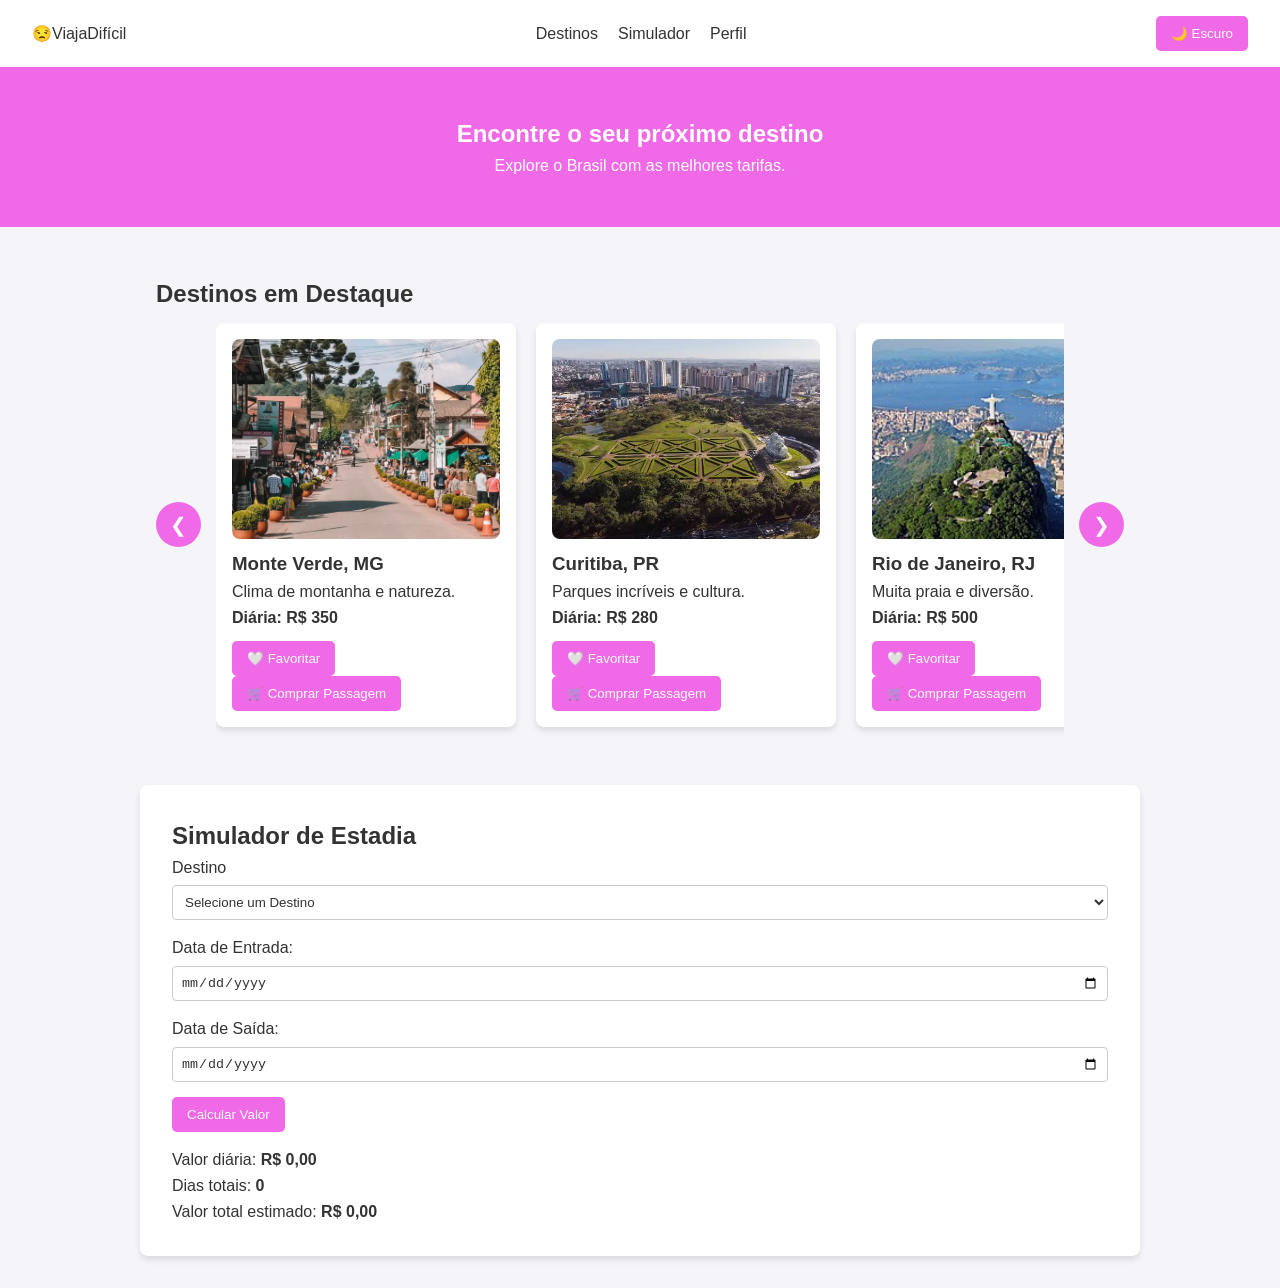
<file: index.html>
<!DOCTYPE html>
<html lang="pt-BR">
<head>
    <meta charset="UTF-8">
    <meta name="viewport" content="width=device-width, initial-scale=1.0">
    <title>ViajaFácil - Reserva de Destinos</title>
    <link rel="stylesheet" href="style.css">
</head>
<body>
    <header>
        <nav class="navbar">
            <div class="logo">😒ViajaDifícil</div>
            <ul id="menu" class="menu">
                <li><a href="#destinos">Destinos</a></li>
                <li><a href="#simulador">Simulador</a></li>
                <li><a href="perfil.html">Perfil</a></li>
            </ul>
            <button id="btn-tema">🌙 Escuro</button>
        </nav>
    </header>
 
    <main>
        <section class="hero">
            <h1>Encontre o seu próximo destino</h1>
            <p>Explore o Brasil com as melhores tarifas.</p>
        </section>
 
        <section id="destinos" class="container">
            <h2>Destinos em Destaque</h2>
            <div class="carrossel-wrapper">
                <button class="btn-seta" id="btn-prev">❮</button>
                <div class="grid-cards" id="carrossel-cards">
                    <div class="card">
                        <div class="card-img" style="background-image: url('./img/monteverde.png');"></div>
                        <h3>Monte Verde, MG</h3>
                        <p>Clima de montanha e natureza.</p>
                        <span class="preco">Diária: R$ 350</span>
                        <button class="btn-favoritar">🤍 Favoritar</button>
                        <button class="btn-comprar">🛒 Comprar Passagem</button>
                    </div>
                    <div class="card">
                        <div class="card-img" style="background-image: url('./img/curitiba.png');"></div>
                        <h3>Curitiba, PR</h3>
                        <p>Parques incríveis e cultura.</p>
                        <span class="preco">Diária: R$ 280</span>
                        <button class="btn-favoritar">🤍 Favoritar</button>
                        <button class="btn-comprar">🛒 Comprar Passagem</button>
                    </div>
                    <div class="card">
                        <div class="card-img" style="background-image: url('./img/rio.png');"></div>
                        <h3>Rio de Janeiro, RJ</h3>
                        <p>Muita praia e diversão.</p>
                        <span class="preco">Diária: R$ 500</span>
                        <button class="btn-favoritar">🤍 Favoritar</button>
                        <button class="btn-comprar"> 🛒 Comprar Passagem</button>
                    </div>
                    <div class="card">
                        <div class="card-img" style="background-image: url('./img/gramado.png');"></div>
                        <h3>Gramado, RS</h3>
                        <p>Muito frio e chocolate.</p>
                        <span class="preco">Diária: R$ 340</span>
                        <button class="btn-favoritar">🤍 Favoritar</button>
                        <button class="btn-comprar">🛒 Comprar Passagem</button>
                    </div>
                    <div class="card">
                        <div class="card-img" style="background-image: url('./img/brasilia.png');"></div>
                        <h3>Brasília, DF</h3>
                        <p>Visite a capital do Brasil!</p>
                        <span class="preco">Diária: R$ 250</span>
                        <button class="btn-favoritar">🤍 Favoritar</button>
                        <button class="btn-comprar">🛒 Comprar Passagem</button>
                    </div>
                </div>
                <button class="btn-seta" id="btn-next">❯</button>
            </div>
        </section>
 
        <section id="simulador" class="container simulador-box">
            <h2>Simulador de Estadia</h2>
            <div class="form-group">
                <label for="destino">Destino</label>
                <select id="destino">
                    <option value="">Selecione um Destino</option>
                    <option value="350">Monte verde,MG- R$350/diaria </option>
                    <option value="280">Curitiba,PR-R$280/diaria </option>
                    <option value="500">Rio de janeiro,RJ-R$500/diaria </option>
                    <option value="340">Gramado,RS-R$340/diaria </option>
                    <option value="250">Brasília,DF-R$250/diaria </option>
                </select>
            </div>
            <div class="form-group">
                <label for="checkin">Data de Entrada:</label>
                <input type="date" id="checkin">
            </div>
            <div class="form-group">
                <label for="checkout">Data de Saída:</label>
                <input type="date" id="checkout">
            </div>
            <button id="btn-calcular">Calcular Valor</button>
           
            <div class="resultado">
                <p>Valor diária: <strong id="valor-diaria">R$ 0,00</strong></p>
                <p>Dias totais: <strong id="qtd-dias">0</strong></p>
                <p>Valor total estimado: <strong id="valor-total">R$ 0,00</strong></p>
            </div>
        </section>
    </main>
    <script src="script.js"></script>
</body>
</html>
</file>
<file: style.css>
* {
    margin: 0;
    padding: 0;
    box-sizing: border-box;
}

:root {
    --bg-color: #f4f4f9;
    --text-color: #333333;
    --card-bg: #ffffff;
    --primary-color: #f069e7;
    --border-color: #ccc;
}
 
.dark-theme {
    --bg-color: #1a1a2e;
    --text-color: #e6e6e6;
    --card-bg: #16213e;
    --primary-color: #ef5ee5;
    --border-color: #444;
}
 
body {
    background-color: var(--bg-color);
    color: var(--text-color);
    font-family: Arial, sans-serif;
    line-height: 1.6;
    transition: all 0.3s ease;
}
 
.navbar {
    display: flex;
    justify-content: space-between;
    align-items: center;
    padding: 1rem 2rem;
    background-color: var(--card-bg);
    box-shadow: 0 2px 5px rgba(0,0,0,0.1);
}
 
.menu {
    display: flex;
    list-style: none;
    gap: 20px;
}
 
.menu a {
    color: var(--text-color);
    text-decoration: none;
}
 
.container {
    max-width: 1000px;
    margin: 2rem auto;
    padding: 1rem;
}
 
.hero {
    text-align: center;
    padding: 3rem 1rem;
    background-color: var(--primary-color);
    color: white;
}
 
.carrossel-wrapper {
    display: flex;
    align-items: center;
    gap: 15px;
    position: relative;
    width: 100%;
}
 
.grid-cards {
    display: flex;
    gap: 20px;
    overflow-x: hidden;
    scroll-behavior: smooth;
    flex-wrap: nowrap;
    width: 100%;
    padding: 10px 0;
}
 
.card {
    background-color: var(--card-bg);
    border-radius: 8px;
    padding: 1rem;
    width: 300px;
    box-shadow: 0 4px 6px rgba(0,0,0,0.1);
    flex: 0 0 auto;
}
 
.card-img {
    width: 100%; 
    height: 200px; 
    border-radius: 8px;
    display: flex;
    align-items: center;
    justify-content: center;
    background-size: cover; 
    background-position: center;
    background-repeat: no-repeat; 
    margin-bottom: 10px;
}
 
.btn-seta {
    background-color: var(--primary-color);
    color: white;
    border: none;
    border-radius: 50%;
    width: 45px;
    height: 45px;
    font-size: 20px;
    cursor: pointer;
    display: flex;
    align-items: center;
    justify-content: center;
    flex-shrink: 0;
    transition: background-color 0.2s;
}
 
.btn-seta:hover {
    background-color: #0056b3;
}
 
.preco {
    display: block;
    font-weight: bold;
    margin-bottom: 10px;
}
 
button {
    background-color: var(--primary-color);
    color: white;
    border: none;
    padding: 10px 15px;
    border-radius: 5px;
    cursor: pointer;
}
 
input, select {
    padding: 8px;
    margin-top: 5px;
    border-radius: 4px;
    border: 1px solid var(--border-color);
    width: 100%;
    box-sizing: border-box;
    background-color: var(--card-bg);
    color: var(--text-color);
}
 
.form-group {
    margin-bottom: 15px;
}
 
.simulador-box {
    background-color: var(--card-bg);
    padding: 2rem;
    border-radius: 8px;
    box-shadow: 0 4px 6px rgba(0,0,0,0.1);
}

.resultado {
    margin-top: 15px;
}
 
.profile {
    display: flex;
    flex-direction: column;
    align-items: center;
    text-align: center;
    padding: 20px;
    border-bottom: 1px solid var(--border-color);
}

.profile-img {
    width: 100px;
    height: 100px;
    border-radius: 50%;
    margin-bottom: 10px;
}

/* Media query para telas maiores (Desktop/Tablet) */
@media (min-width: 768px) {
    .profile {
    flex-direction: row;
    text-align: left;
    justify-content: center;
    }
    .profile-img {
    width: 150px;
    height: 150px;
    margin-right: 20px;
    margin-bottom: 0;
    }
    }
    /* Efeitos Visuais: Pseudoclasses e Pseudoelementos */
    header h1 {
    margin-right: 10px;
    color: #2140f1;
    }
    .action-btn {
    padding: 10px 20px;
    background-color: #007bff;
    color: #fff;
    border: none;
    cursor: pointer;
    border-radius: 5px;
    }
    .action-btn::after {
    content: " ➜";
    font-weight: bold;
    margin-left: 5px;
    }
    .action-btn:hover {
    background-color: #0056b3;
    transform: scale(1.05);
    transition: transform 0.2s ease-in-out;
    }
</file>
